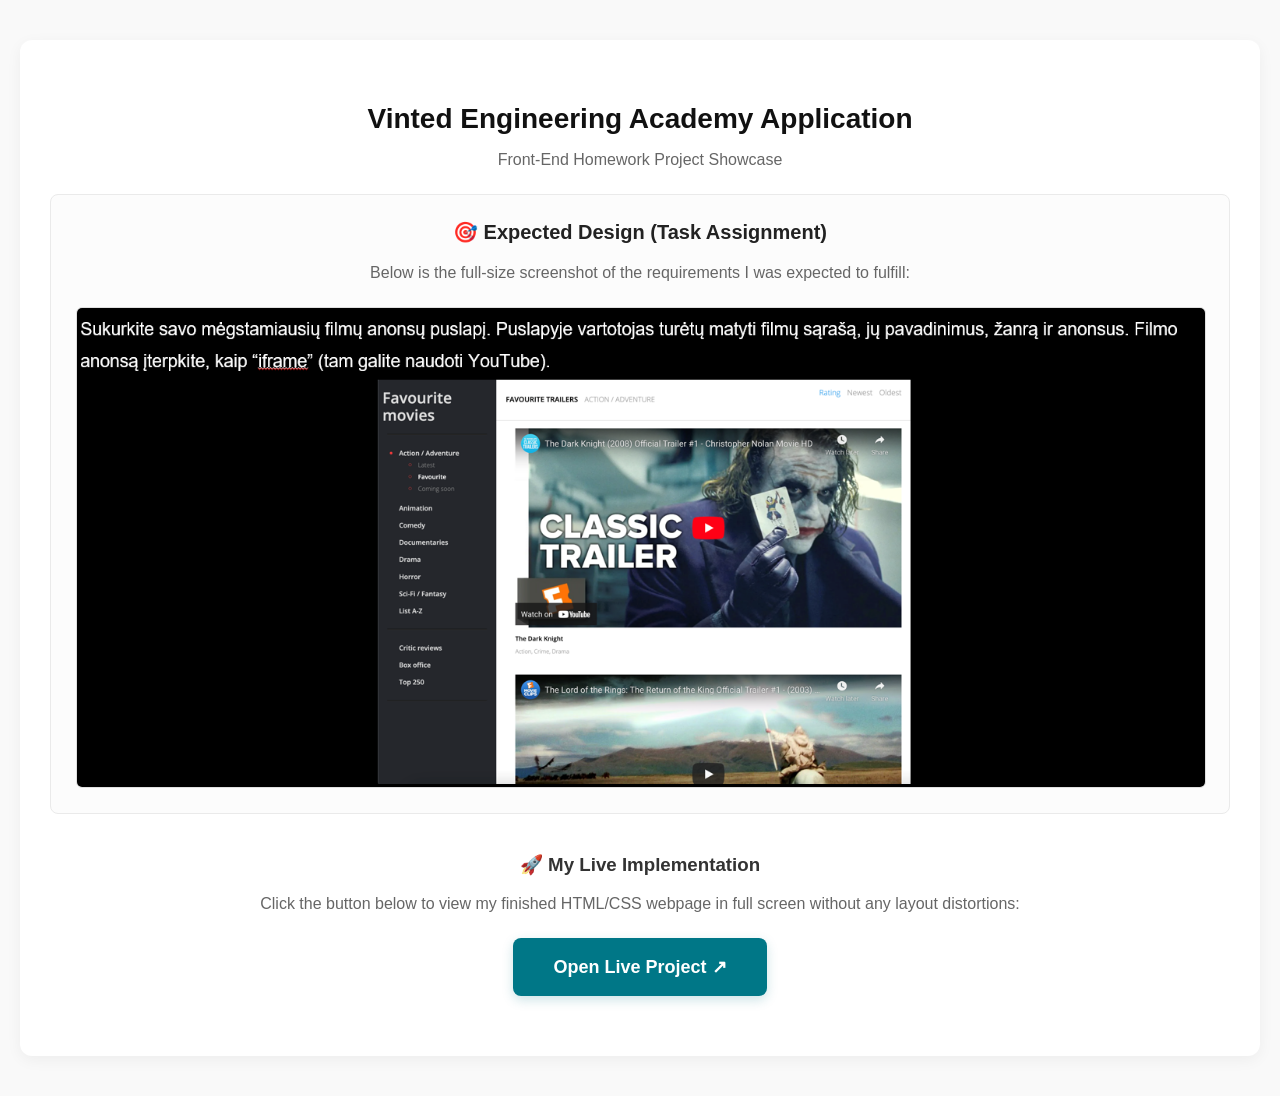
<file: index.html>
<!DOCTYPE html>
<html lang="en">
<head>
    <meta charset="UTF-8">
    <meta name="viewport" content="width=device-width, initial-scale=1.0">
    <title>Vinted Academy Application - Project Showcase</title>
    <style>
        body {
            font-family: -apple-system, BlinkMacSystemFont, "Segoe UI", Roboto, Helvetica, Arial, sans-serif;
            background-color: #f9f9f9;
            color: #333;
            margin: 0;
            padding: 40px 20px;
            display: flex;
            flex-direction: column;
            align-items: center;
        }
        .container {
            width: 100%;
            max-width: 1500px; 
            background: white;
            padding: 40px 30px;
            border-radius: 12px;
            box-shadow: 0 4px 15px rgba(0,0,0,0.05);
            text-align: center;
            box-sizing: border-box;
        }
        h2 { color: #111; margin-bottom: 5px; font-size: 28px; }
        p { color: #666; margin-bottom: 25px; font-size: 16px; }
        
        .showcase-box {
            background-color: #fcfcfc;
            padding: 25px;
            border: 1px solid #eaeaea;
            border-radius: 8px;
            margin-bottom: 40px;
        }
        .showcase-box h3 {
            margin-top: 0;
            font-size: 20px;
            color: #222;
        }
        .image-wrapper {
            width: 100%;
            overflow-x: auto;
            margin-top: 20px;
            border-radius: 6px;
            border: 1px solid #e0e0e0;
            background: #fff;
        }
        .image-wrapper img {
            display: block;
            width: 100%; 
            height: auto;
            object-fit: contain;
        }
        
        .btn {
            display: inline-block;
            background-color: #007787;
            color: white;
            text-decoration: none;
            padding: 18px 40px;
            font-size: 18px;
            font-weight: bold;
            border-radius: 8px;
            transition: background-color 0.2s ease, transform 0.1s ease;
            box-shadow: 0 4px 12px rgba(0, 119, 135, 0.2);
        }
        .btn:hover {
            background-color: #005f6c;
            transform: translateY(-2px);
        }
        .btn:active {
            transform: translateY(0);
        }
    </style>
</head>
<body>

    <div class="container">
        <h2>Vinted Engineering Academy Application</h2>
        <p>Front-End Homework Project Showcase</p>

        <div class="showcase-box">
            <h3>🎯 Expected Design (Task Assignment)</h3>
            <p>Below is the full-size screenshot of the requirements I was expected to fulfill:</p>
            <div class="image-wrapper">
                <img src="uzduotis.png" alt="Expected Result">
            </div>
        </div>

        <div style="margin-top: 40px; margin-bottom: 20px;">
            <h3>🚀 My Live Implementation</h3>
            <p>Click the button below to view my finished HTML/CSS webpage in full screen without any layout distortions:</p>
            
            <a href="project.html" target="_blank" class="btn">Open Live Project ↗</a>
        </div>
    </div>

</body>
</html>
</file>
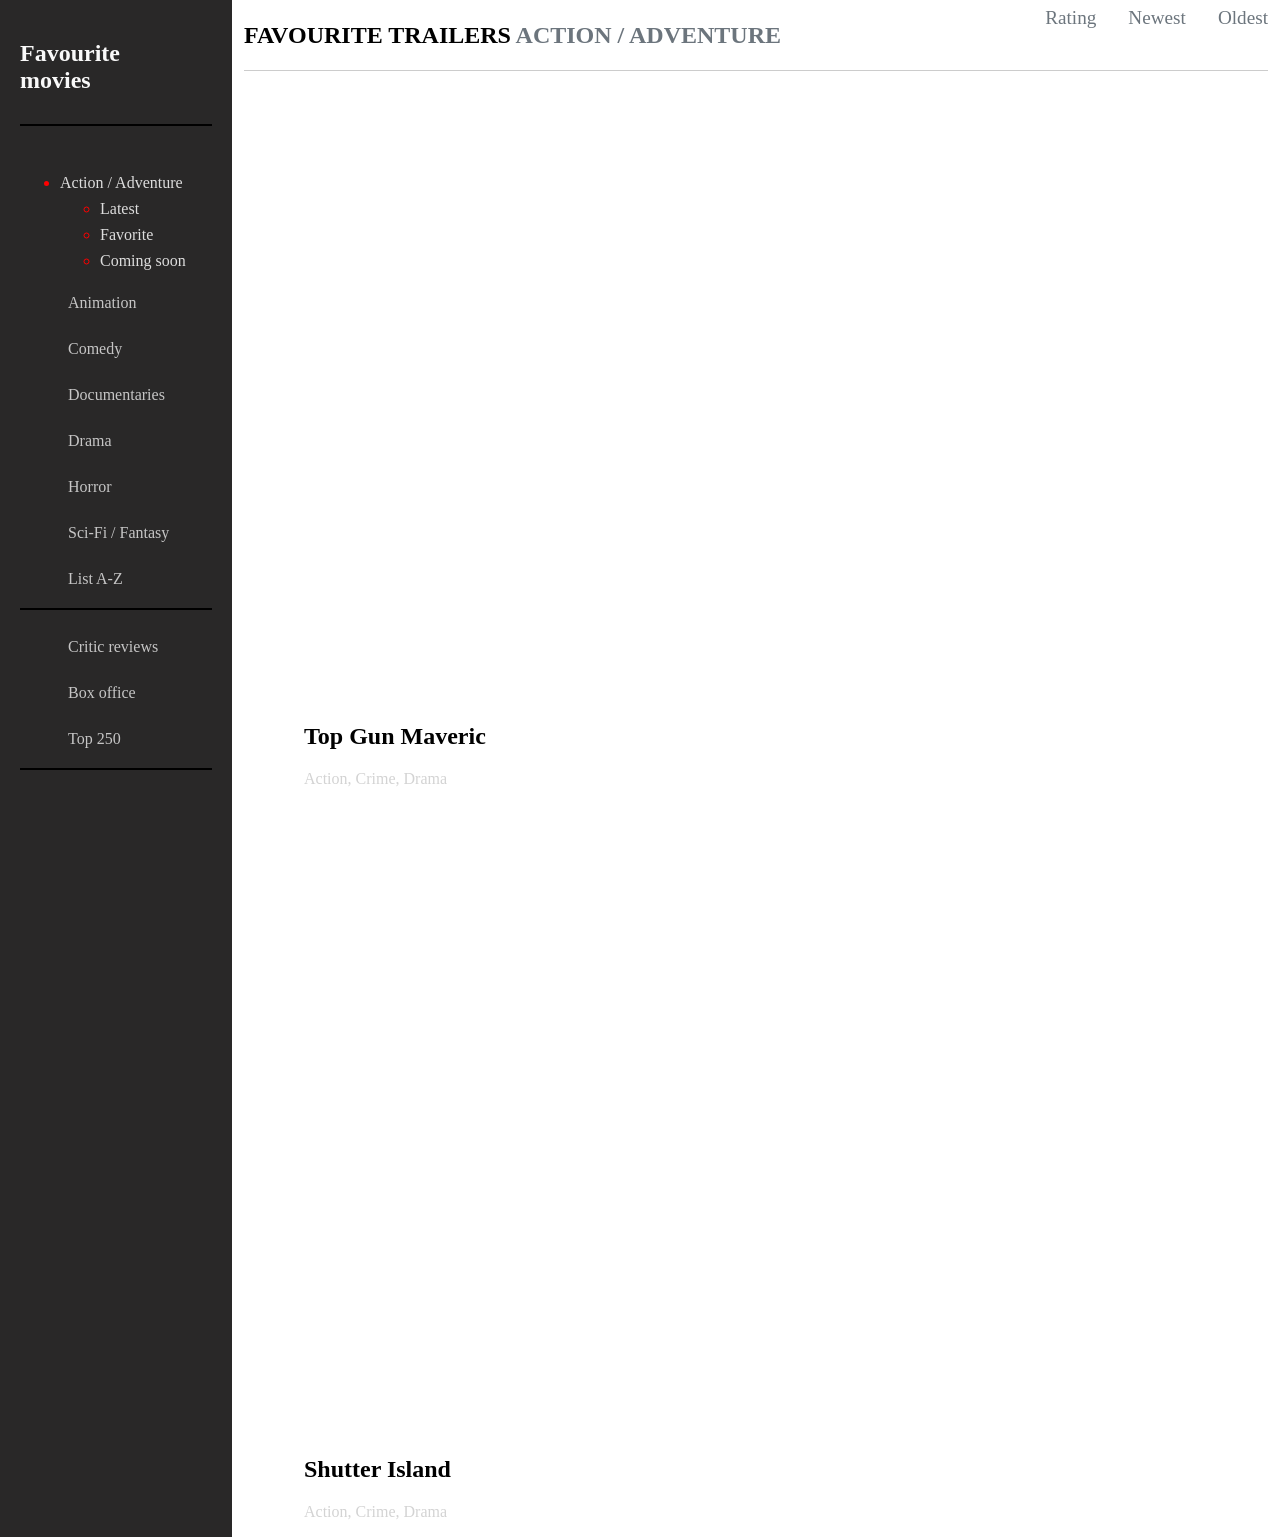
<file: project.html>
<!DOCTYPE html>
<html lang="en">

<head>
    <meta charset="UTF-8">
    <title>Favourite movies</title>
    <link rel="stylesheet" href="project.css">
</head>

<body>

    <aside id="aside">
        <h1>Favourite <br> movies</h1>
        <div id="listedMovies">
            <ul>
                <li>
                    <a href="#">Action / Adventure</a>
                    <ul>
                        <li><a href="#">Latest</a></li>
                        <li><a href="#">Favorite</a></li>
                        <li><a href="#">Coming soon</a></li>
                    </ul>
                </li>
            </ul>
        </div>
        <div id="genre" class="menu">
            <ul>
                <li><a href="#">Animation</a></li>
                <li><a href="#">Comedy</a></li>
                <li><a href="#">Documentaries</a></li>
                <li><a href="#">Drama</a></li>
                <li><a href="#">Horror</a></li>
                <li><a href="#">Sci-Fi / Fantasy</a></li>
                <li><a href="#">List A-Z</a></li>
            </ul>
        </div>
        <div id="extra" class="menu">
            <ul>
                <li><a href="#">Critic reviews</a></li>
                <li><a href="#">Box office</a></li>
                <li><a href="#">Top 250</a></li>
            </ul>
        </div>
    </aside>
    <main id="main">
        <section id="header">
            <div class="headerLeft">
                <h2>FAVOURITE TRAILERS <span>ACTION / ADVENTURE</span></h2>
            </div>
            <div class="headerRight">
                <a href="#">Rating</a>
                <a href="#">Newest</a>
                <a href="#">Oldest</a>
            </div>
        </section>
        <section>
            <div class="videoContainer">
                <iframe src="https://www.youtube.com/embed/IXbnzEHZDPg" title="The Dark Knight Trailer" frameborder="0"
                    allow="accelerometer; autoplay; clipboard-write; encrypted-media; gyroscope; picture-in-picture"
                    allowfullscreen>
                </iframe>
            </div>
            <div class="nameAndGenre">
                <h2>Top Gun Maveric</h2>
                <div class="pColor">
                    <p>Action, Crime, Drama</p>
                </div>
            </div>
        </section>
        <section>
            <div class="videoContainer">
                <iframe src="https://www.youtube.com/embed/v8yrZSkKxTA" title="The Dark Knight Trailer" frameborder="0"
                    allow="accelerometer; autoplay; clipboard-write; encrypted-media; gyroscope; picture-in-picture"
                    allowfullscreen>
                </iframe>
            </div>
            <div class="nameAndGenre">
                <h2>Shutter Island</h2>
                <div class="pColor">
                    <p>Action, Crime, Drama</p>
                </div>
            </div>
        </section>
    </main>
</body>

</html>
</file>
<file: project.css>
body {
    margin: 0;
    min-height: 100vh;
    display: flex;
}

/* HEADER */

#header {
    height: 70px;
    display: flex;
    align-items: center;
    justify-content: space-between;
    border-bottom: 1px solid #ccc;
}

.headerLeft span {
    color: #6c757d;
}

.headerRight {
    display: flex;
    gap: 32px;
    align-items: flex-start;
    padding-bottom: 34px;
}

.headerRight a {
    text-decoration: none;
    color: #6c757d;
    font-size: larger;
    transition: color 0.2s;
}

.headerRight a:hover {
    color: #0d6efd;
}

/* SIDEBAR */

#aside {
    position: sticky;
    top: 0;
    width: 15%;
    padding: 20px;
    color: rgba(255, 255, 255, 0.973);
    background-color: rgb(41, 40, 40);
}

#aside a {
    text-decoration: none;
    color: rgba(255, 255, 255, 0.733);
}

#aside a:hover {
    color: white;
}

#aside>h1 {
    margin-bottom: 30px;
    border-bottom: 2px solid black;
    padding-bottom: 30px;
}

#genre,
#extra {
    border-bottom: 2px solid black;
    margin-bottom: 20px;
}

#aside li {
    margin-bottom: 12px;
}

/* RED DOT MENU */
#listedMovies {
    padding-top: 2px;
}

#listedMovies a {
    color: #ddd;
}

#listedMovies ul ul li {
    margin: 8px 0;
}

#listedMovies li::marker {
    color: red;
}

/* OTHER MENUS */

.menu ul {
    list-style: none;
    margin-bottom: 10px;
}

.menu li {
    padding: 8px;
}

.menu a {
    color: white;
}

/* MAIN */

#main {
    flex: 1;
    padding: 0 12px;
    display: flex;
    flex-direction: column;
    gap: 32px;
}

.nameAndGenre {
    padding-left: 60px;
}

.pColor {
    color: lightgray;
}

/* VIDEO CONTAINER */

.videoContainer {
    width: 95%;
    max-width: 100%;
    height: 600px;
    margin: 0 auto;
}

.videoContainer iframe {
    top: 0;
    left: 0;
    width: 100%;
    height: 100%;
}
</file>
